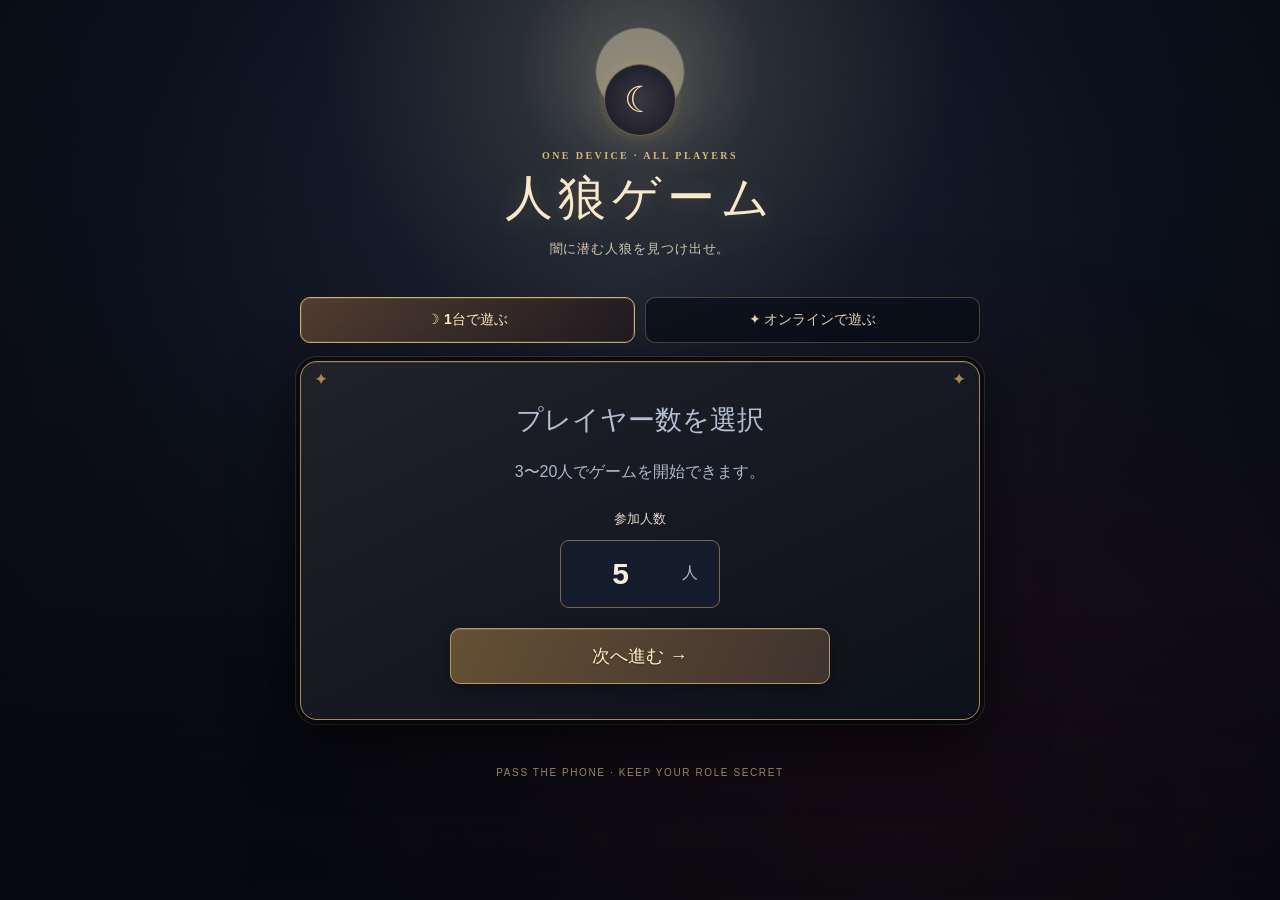
<file: index.html>
<!DOCTYPE html>
<html lang="ja">
<head>
  <meta charset="UTF-8">
  <meta name="viewport" content="width=device-width, initial-scale=1">
  <meta name="theme-color" content="#0c101d">

  <title>人狼ゲーム | WEREWOLF</title>

  <!-- 基本デザイン -->
  <link rel="stylesheet" href="./style.css">

  <!-- 採用済みの黒・金デザイン -->
  <link rel="stylesheet" href="./theme.css?v=20261027-final-3">

  <!-- 占い結果の強調表示 -->
  <link rel="stylesheet" href="./seer-result.css?v=20261027">

  <!-- 役職カード -->
  <script src="./role-card.js?v=20261027" defer></script>

  <!-- オフライン版ゲーム本体 -->
  <script src="./script.js?v=20261027" defer></script>
</head>

<body class="mv-theme" data-scene="lobby">

  <main class="app-shell">

    <header class="app-header">
      <div class="brand-mark" aria-hidden="true">☾</div>
      <p class="eyebrow">
        ONE DEVICE · ALL PLAYERS
      </p>

      <h1>人狼ゲーム</h1>

      <p class="subtitle">
        闇に潜む人狼を見つけ出せ。
      </p>
    </header>

    
<nav class="mv-mode-nav" aria-label="ゲームモード">
  <a href="./index.html" aria-current="page">
    ☽ 1台で遊ぶ
  </a>
  <a href="./online.html">
    ✦ オンラインで遊ぶ
  </a>
</nav>


    <section class="game-card" aria-label="ゲーム操作">

      <div id="game">
        <h2>プレイヤー数を選択</h2>

        <p>3〜20人でゲームを開始できます。</p>

        <label for="count" class="field-label">
          参加人数
        </label>

        <div class="number-field">
          <input
            type="number"
            id="count"
            min="3"
            max="20"
            step="1"
            value="5"
            inputmode="numeric"
          >
          <span>人</span>
        </div>

        <button id="start" type="button">
          次へ進む →
        </button>
      </div>

    </section>

    <footer class="app-footer">
      PASS THE PHONE · KEEP YOUR ROLE SECRET
    </footer>

  </main>

</body>
</html>
</file>
<file: style.css>
/* ==========================================
   人狼ゲーム 共通デザイン
========================================== */
:root {
  color-scheme: dark;
  font-family: "Segoe UI", "Yu Gothic", "Meiryo", sans-serif;
  font-synthesis: none;
  --ink: #f3f5fc;
  --muted: #acb6cc;
  --accent: #e36a71;
  --line: #34405a;
  --surface: #222b40;
  --secondary: #303b57;
}
*, *::before, *::after { box-sizing: border-box; }
[hidden] { display: none !important; }
html { width: 100%; overflow-x: clip; -webkit-text-size-adjust: 100%; }
body {
  margin: 0;
  min-height: 100vh;
  min-height: 100dvh;
  width: 100%;
  color: var(--ink);
  background: radial-gradient(ellipse at 50% -10%, #24324c, transparent 54%), linear-gradient(150deg, #0a101c, #171a2d 70%, #100f1d);
  overflow-x: clip;
}
body::before {
  content: "";
  position: fixed;
  inset: 0;
  z-index: -1;
  opacity: .2;
  background-image: radial-gradient(#e9ebfa .7px, transparent .7px);
  background-size: 38px 38px;
  pointer-events: none;
}
.app-shell {
  width: min(100% - 32px, 520px);
  margin: 0 auto;
  padding: 42px 0 28px;
}
.app-header { text-align: center; padding-bottom: 24px; }
.brand-mark {
  display: inline-grid;
  place-items: center;
  width: 66px;
  height: 66px;
  border-radius: 50%;
  color: #ffe7b4;
  background: #ffffff0a;
  border: 1px solid #ffffff1c;
  box-shadow: 0 0 38px #e8c48f21;
  font-size: 44px;
}
.eyebrow {
  margin: 14px 0 6px;
  font-size: 10px;
  letter-spacing: .25em;
  color: #d0b6a6;
  font-weight: 700;
}
h1 {
  margin: 0;
  font-size: clamp(29px, 7vw, 42px);
  font-weight: 800;
  letter-spacing: .09em;
}
.subtitle { color: var(--muted); font-size: 13px; margin-top: 12px; }
.game-card {
  padding: clamp(20px, 5vw, 34px);
  background: linear-gradient(145deg, #222b40ed, #181f31f4);
  border: 1px solid #46516c;
  border-radius: 24px;
  box-shadow: 0 24px 65px #0006, inset 0 1px #ffffff10;
}
.app-footer {
  padding-top: 24px;
  text-align: center;
  color: #79859f;
  font-size: 10px;
  letter-spacing: .14em;
}
#game { min-height: 220px; text-align: center; }
#game h2 {
  margin: 4px 0 17px;
  font-size: clamp(22px, 5vw, 27px);
  line-height: 1.45;
  color: #b4bfd4;
}
#game h3 { margin-top: 22px; font-size: 17px; }
#game > p {
  color: #aeb8cc;
  font-size: 16px;
  line-height: 1.7;
}
button {
  display: block;
  width: min(100%, 380px);
  min-height: 54px;
  margin: 20px auto 0;
  padding: 15px 20px;
  background: linear-gradient(110deg, #b8384e, #e15a63);
  color: #ffffff;
  border: 1px solid #ef8190;
  border-radius: 13px;
  font: inherit;
  font-size: 18px;
  font-weight: 750;
  cursor: pointer;
  box-shadow: 0 7px 20px #d1405836;
  transition: transform .18s ease, filter .18s ease, box-shadow .18s ease;
  touch-action: manipulation;
}
button:hover:not(:disabled) {
  transform: translateY(-2px);
  filter: brightness(1.12);
  box-shadow: 0 12px 24px #d1405850;
}
button:active:not(:disabled) { transform: translateY(1px) scale(.985); }
button:disabled { opacity: .48; cursor: not-allowed; filter: grayscale(.4); }
button:focus-visible, input:focus-visible, select:focus-visible, textarea:focus-visible {
  outline: 2px solid #e34f62;
  outline-offset: 3px;
}
input, select, textarea {
  max-width: 100%;
  padding: 12px 14px;
  color: var(--ink);
  background: #101728;
  border: 1px solid #485570;
  border-radius: 10px;
  font: inherit;
}
input[type="number"] { width: 100px; }
.field-label {
  display: block;
  margin: 25px 0 12px;
  color: #d6dbe8;
  font-size: 13px;
  font-weight: 650;
}
.error-text { color: #ff9ca4 !important; font-size: 14px; }

/* ==========================================
   最初のゲームモード選択画面
========================================== */
#game-mode-screen {
  position: fixed;
  inset: 0;
  z-index: 9999;
  display: flex;
  align-items: center;
  justify-content: center;
  width: 100%;
  min-height: 100vh;
  min-height: 100dvh;
  padding: 20px;
  background: #151923;
}
.game-mode-panel {
  width: 100%;
  max-width: 420px;
  padding: 36px 25px;
  background: #222b3c;
  border: 1px solid #435069;
  border-radius: 18px;
  text-align: center;
}
.game-mode-panel h1 { margin: 0 0 12px; color: #fff; font-size: 30px; }
.game-mode-panel p { margin: 0 0 30px; color: #a8b2c6; font-size: 14px; }
.game-mode-panel .game-mode-btn {
  display: flex;
  align-items: center;
  justify-content: center;
  width: 100%;
  min-height: 58px;
  margin: 14px 0 0;
  padding: 14px 18px;
  border-radius: 10px;
  color: #ffffff;
  font-size: 17px;
  font-weight: 700;
  text-decoration: none;
  cursor: pointer;
}
.game-mode-panel .online-mode-btn {
  background: #355b8c;
  border: 1px solid #537cad;
  box-shadow: none;
}
.game-mode-panel .online-mode-btn:hover {
  background: #426da3;
  border-color: #7197c5;
}
.game-mode-panel .single-mode-btn {
  background: linear-gradient(110deg, #b8384e, #e15a63);
  border: 1px solid #ef8190;
  box-shadow: 0 7px 20px #d1405836;
}
.game-mode-panel .single-mode-btn:hover {
  filter: brightness(1.12);
  box-shadow: 0 12px 24px #d1405850;
}
#back-to-game-mode, #back-to-game-mode-online {
  position: fixed;
  top: 16px;
  left: 16px;
  z-index: 1000;
  display: inline-flex;
  align-items: center;
  justify-content: center;
  width: auto;
  min-height: 42px;
  margin: 0;
  padding: 10px 14px;
  background: #374151;
  color: #ffffff;
  border: 1px solid #64748b;
  border-radius: 9px;
  font-size: 13px;
  font-weight: 600;
  text-decoration: none;
  box-shadow: none;
}
#back-to-game-mode:hover, #back-to-game-mode-online:hover { background: #4b5563; }
#game a[href*="online.html"] { display: none !important; }

/* ==========================================
   一台用：人数選択
========================================== */
.number-field {
  position: relative;
  display: flex;
  align-items: center;
  justify-content: center;
  width: 160px;
  margin: 0 auto 12px;
}
.number-field input {
  width: 100%;
  padding: 16px 42px 16px 18px;
  text-align: center;
  font-size: 30px;
  font-weight: 700;
}
.number-field span { position: absolute; right: 22px; color: var(--muted); pointer-events: none; }
#game .count-selector {
  display: flex;
  align-items: center;
  justify-content: center;
  gap: 14px;
  margin: 28px 0;
}
#game .count-adjust {
  width: 64px;
  height: 64px;
  flex-shrink: 0;
  margin: 0;
  padding: 0;
  background: #303b57;
  border: 1px solid #65708b;
  border-radius: 14px;
  color: #ffffff;
  font-size: 30px;
  font-weight: 400;
  box-shadow: none;
}
#game .count-adjust:hover:not(:disabled) { background: #84354b; border-color: #e34f62; }
#game .count-display {
  display: flex;
  align-items: center;
  justify-content: center;
  gap: 5px;
  width: 110px;
  height: 64px;
  flex-shrink: 0;
  background: #252b3a;
  border: 1px solid #556078;
  border-radius: 14px;
}
#game .count-display input {
  width: 48px;
  height: 44px;
  margin: 0;
  padding: 0;
  background: transparent;
  color: #ffffff;
  border: 0;
  outline: none;
  text-align: right;
  font-size: 32px;
  font-weight: 800;
  appearance: textfield;
  -moz-appearance: textfield;
}
#game .count-display input::-webkit-inner-spin-button,
#game .count-display input::-webkit-outer-spin-button { -webkit-appearance: none; margin: 0; }
#game .count-display span { color: #aab2c3; font-size: 15px; }

/* ==========================================
   一台用：プレイヤー・役職設定
========================================== */
#name-inputs {
  display: flex;
  flex-direction: column;
  gap: 12px;
  max-width: 320px;
  margin: 24px auto;
}
.name-input { width: 100%; font-size: 16px; }
#role-settings { display: flex; flex-direction: column; gap: 11px; margin: 22px 0; }
#game .role-row {
  display: flex;
  justify-content: space-between;
  align-items: center;
  gap: 14px;
  width: 100%;
  margin-bottom: 12px;
  padding: 16px;
  background: #252d40;
  border: 1px solid #46516a;
  border-radius: 14px;
}
#game .role-info {
  display: flex;
  flex: 1;
  min-width: 0;
  flex-direction: column;
  align-items: flex-start;
  gap: 6px;
}
#game .role-name {
  color: #ffffff;
  font-size: 23px;
  font-weight: 800;
  text-align: left;
}
#game .role-description {
  margin: 0;
  color: #b1bbce;
  font-size: 13px;
  line-height: 1.5;
  text-align: left;
}
#game .role-count {
  flex: 0 0 58px;
  width: 58px !important;
  height: 52px;
  padding: 6px;
  background: #171d2b;
  color: #ffffff;
  border: 1px solid #66718a;
  border-radius: 10px;
  text-align: center;
  font-size: 23px;
  font-weight: 700;
}
.advanced-settings {
  margin: 24px 0;
  padding: 16px;
  background: #1d263a;
  border: 1px solid #46516c;
  border-radius: 14px;
  text-align: left;
}
.advanced-settings summary {
  padding: 4px;
  color: #ffe7b4;
  font-size: 19px;
  font-weight: 700;
  cursor: pointer;
}
.advanced-settings summary::marker { color: #e36a71; }
.setting-item {
  display: flex;
  align-items: center;
  justify-content: space-between;
  gap: 15px;
  padding: 18px 0;
  border-bottom: 1px solid #46516c;
}
.setting-item:last-child { border-bottom: none; }
.setting-description { flex: 1; min-width: 0; }
.setting-description strong { color: #ffffff; font-size: 16px; }
.setting-description p { margin: 6px 0 0; color: #acb6cc; font-size: 13px; }
.setting-switch {
  position: relative;
  display: block;
  width: 52px;
  height: 30px;
  flex-shrink: 0;
  cursor: pointer;
}
.setting-switch input {
  position: absolute;
  width: 100%;
  height: 100%;
  margin: 0;
  opacity: 0;
  cursor: pointer;
}
.switch-slider {
  position: absolute;
  inset: 0;
  background: #47536a;
  border-radius: 30px;
  transition: background .25s;
  pointer-events: none;
}
.switch-slider::before {
  content: "";
  position: absolute;
  top: 4px;
  left: 4px;
  width: 22px;
  height: 22px;
  background: #ffffff;
  border-radius: 50%;
  transition: transform .25s;
}
.setting-switch input:checked + .switch-slider { background: #e36a71; }
.setting-switch input:checked + .switch-slider::before { transform: translateX(22px); }
.setting-switch input:focus-visible + .switch-slider { outline: 3px solid #f8c794; outline-offset: 3px; }

/* ==========================================
   一台用：ゲーム画面
========================================== */
.role { font-size: 30px; font-weight: 800; }
.choice-list { display: grid; gap: 10px; margin: 22px 0 6px; }
.choice-button {
  width: 100%;
  min-height: 52px;
  margin: 0;
  background: #303b57;
  border: 1px solid #566785;
  box-shadow: none;
  font-size: 18px;
}
.choice-button:hover { background: #405073; }
.survivor-list { margin: 18px 0; text-align: left; }
.survivor, .eliminated { margin: 8px 0; padding: 12px; border-radius: 9px; }
.survivor { color: #a9edc6; background: #183d34a8; }
.eliminated { color: #f5aab4; background: #542b37a8; }
.wolf-opinion {
  margin: 14px 0;
  padding: 17px;
  background: #402936;
  border: 1px solid #8e4b5e;
  border-radius: 12px;
  text-align: left;
}
.wolf-opinion strong { color: #ffb0b6; font-size: 20px; }
.wolf-opinion p { color: #f2dbe3 !important; margin: 7px 0; }
.wolf-select, .wolf-comment { width: 100%; margin: 12px 0; }
.wolf-explanation {
  padding: 14px;
  background: #422c37;
  border-left: 4px solid var(--accent);
  border-radius: 8px;
  text-align: left;
  line-height: 1.8;
  color: #f2dbe3;
}
#game .private-role-badge {
  display: flex;
  flex-direction: column;
  align-items: center;
  gap: 10px;
  padding: 22px 16px;
  margin-bottom: 26px;
  background: rgba(100, 30, 45, .12);
  border: 2px solid #e34f62;
  border-radius: 16px;
  box-shadow: 0 0 18px rgba(227, 79, 98, .15);
}
#game .private-role-badge span { color: #aab0bf; font-size: 13px; }
#game .private-role-badge strong {
  color: #ffffff;
  font-size: clamp(30px, 7vw, 38px);
  font-weight: 900;
  -webkit-text-stroke: 1px #e34f62;
  paint-order: stroke fill;
  text-shadow: 0 0 16px rgba(227, 79, 98, .25);
}
#game .pass-player-name {
  margin: 20px 0 8px;
  color: #ffffff;
  font-size: clamp(32px, 8vw, 44px);
  font-weight: 900;
  overflow-wrap: anywhere;
}
#game .pass-instruction {
  margin-bottom: 32px;
  color: #8892a6;
  font-size: 15px;
  font-weight: 400;
}
#game .secondary-button,
#game .back-button,
#game .skip-button {
  background: #303b57;
  color: #ffffff;
  border: 1px solid #65708b;
  box-shadow: none;
  margin-top: 12px;
}
#game .secondary-button:hover,
#game .back-button:hover,
#game .skip-button:hover { background: #3c4969; }
#game .cancel-button {
  background: transparent;
  border: 1px solid #64748b;
  box-shadow: none;
  color: #acb6cc;
}
#game .special-role-description {
  margin: 16px 0 24px;
  padding: 16px;
  background: #242b3a;
  border: 1px solid #65708b;
  border-radius: 12px;
  text-align: left;
  line-height: 1.8;
}
#game .wolf-button-list {
  display: grid;
  grid-template-columns: repeat(2, minmax(0, 1fr));
  gap: 10px;
  margin: 14px 0 26px;
}
#game .wolf-choice-button {
  width: 100%;
  min-width: 0;
  margin: 0;
  padding: 14px 10px;
  background: #303b57;
  color: #ffffff;
  border: 2px solid #48516a;
  border-radius: 12px;
  font-size: 15px;
  font-weight: 600;
  box-shadow: none;
  overflow-wrap: anywhere;
}
#game .wolf-choice-button.selected {
  background: #84354b;
  border-color: #ff829a;
  box-shadow: 0 0 12px #ff648233;
}
#game .seer-confirm {
  margin-top: 18px;
  padding: 20px 16px;
  background: rgba(110, 40, 58, .16);
  border: 1px solid #9c5264;
  border-radius: 14px;
  animation: confirmAppear .2s ease-out;
}
#game .seer-confirm h3 { color: #ffffff; font-size: 18px; }
#game .seer-confirm p { color: #aeb8c8; font-size: 14px; }
#game .seer-confirm-actions { display: flex; gap: 10px; }
#game .seer-confirm-actions button { flex: 1; margin: 0; font-size: 14px; }
#game .seer-confirm-cancel {
  background: #343b4e;
  border: 1px solid #626b80;
}
@keyframes confirmAppear {
  from { opacity: 0; transform: translateY(8px); }
  to { opacity: 1; transform: translateY(0); }
}

/* ==========================================
   議論タイマー
========================================== */
#game .discussion-timer {
  margin: 24px 0;
  padding: 24px 16px;
  background: #242b3a;
  border: 1px solid #556078;
  border-radius: 18px;
  text-align: center;
}
#game .discussion-timer > p { color: #b0b9cb; font-size: 14px; }
#game .discussion-timer-display {
  color: #ffffff;
  font-size: clamp(44px, 12vw, 64px);
  font-weight: 900;
  line-height: 1.2;
  letter-spacing: 2px;
  font-variant-numeric: tabular-nums;
  margin-bottom: 20px;
}
#game .discussion-timer-display.time-up { color: #ff829a; }
#game .discussion-timer-controls {
  display: grid;
  grid-template-columns: repeat(2, minmax(0, 1fr));
  gap: 10px;
}
#game .discussion-add-time,
#game .discussion-pause {
  width: 100%;
  min-height: 48px;
  margin: 0;
  padding: 12px 8px;
  font-size: 15px;
  font-weight: 700;
}
#game .discussion-add-time {
  background: #303b57;
  border: 1px solid #65708b;
  box-shadow: none;
}
#game .discussion-pause {
  background: #84354b;
  border: 1px solid #e34f62;
}

/* ==========================================
   役職能力と結果
========================================== */
#game .seer-result-text,
#game .wolf-teammates,
#game .thief-role-result,
#game .robbery-notice {
  display: flex;
  flex-direction: column;
  align-items: center;
  gap: 14px;
  margin: 26px 0;
  text-align: center;
}
#game .seer-result-text span,
#game .wolf-teammates span,
#game .thief-role-result span { color: #b0b9cb; font-size: 16px; }
#game .seer-result-text strong,
#game .wolf-teammates strong,
#game .thief-role-result strong,
#game .robbery-new-role {
  color: #ff617b;
  font-size: clamp(28px, 7vw, 42px);
  font-weight: 900;
  overflow-wrap: anywhere;
  text-shadow: 0 0 18px #ff506e33;
}
#game .wolf-identity-card,
#game .madman-wolf-card {
  margin: 18px 0;
  padding: 20px;
  background: #422c37;
  border: 1px solid #a65e6a;
  border-radius: 12px;
  text-align: center;
}
#game .wolf-identity-card strong,
#game .madman-wolf-names {
  display: block;
  color: #ffe7b4;
  font-size: 24px;
  font-weight: 800;
}
#game .event-card {
  margin: 18px 0;
  padding: 18px;
  background: #372b2b;
  border: 1px solid #d08c59;
  border-radius: 14px;
  text-align: center;
}
#game .event-card strong { color: #ffd39b; font-size: 20px; }
#game .event-card p { color: #ffffff; font-size: 15px; }

/* ==========================================
   勝利画面・振り返り
========================================== */
#game .victory-screen {
  margin-bottom: 22px;
  padding: 32px 18px;
  border-radius: 20px;
  text-align: center;
  animation: victoryAppear .7s ease-out both;
}
#game .victory-wolf { background: linear-gradient(145deg, #451a30, #221924); border: 2px solid #e34f62; }
#game .victory-village { background: linear-gradient(145deg, #193d46, #182a34); border: 2px solid #66c8d5; }
#game .victory-teruteru { background: linear-gradient(145deg, #504024, #262338); border: 2px solid #ffd27e; }
#game .victory-symbol { color: #ffffff; font-size: 76px; }
#game .victory-result {
  color: #ffffff;
  font-size: clamp(25px, 7vw, 38px);
  font-weight: 900;
}
#game .victory-wolf .victory-result { color: #ff829a; }
#game .victory-village .victory-result { color: #8be4ed; }
#game .victory-teruteru .victory-result { color: #ffe09a; }
@keyframes victoryAppear {
  from { opacity: 0; transform: scale(.92) translateY(15px); }
  to { opacity: 1; transform: scale(1) translateY(0); }
}
#game .review-panel {
  margin: 20px 0;
  padding: 18px 14px;
  background: #1d2637;
  border: 1px solid #46516a;
  border-radius: 16px;
}
#game .review-panel h3 { color: #ffffff; font-size: 21px; }
#game .review-player {
  margin: 10px 0;
  padding: 14px;
  background: #252d40;
  border: 1px solid #46516a;
  border-radius: 12px;
}
#game .review-player strong { color: #ffffff; font-size: 19px; }
#game .review-player p, #game .review-history-item {
  color: #c6cfdd;
  font-size: 14px;
  line-height: 1.6;
}
#game .review-history-item {
  margin: 8px 0;
  padding: 12px;
  background: #252d40;
  border-left: 3px solid #a45a6d;
  border-radius: 6px;
}
#game .review-role-row,
#game .review-vote-line {
  display: flex;
  justify-content: space-between;
  align-items: center;
  gap: 12px;
  margin-top: 12px;
  padding: 12px;
  background: #1a2232;
  border-radius: 10px;
}
#game .review-role-row span { color: #b1bbce; font-size: 14px; }
#game .review-role-name,
#game .review-vote-target {
  color: #ff617b !important;
  font-size: clamp(20px, 5vw, 30px);
  font-weight: 900;
}
#game .review-vote-heading { color: #ffffff; font-size: 18px; }
#game .review-vote-arrow { color: #aab2c3; }
#game .review-missing { color: #ffd39b; font-size: 17px; font-weight: 800; }
#game .review-button {
  background: #84354b;
  border: 1px solid #e34f62;
}

/* ==========================================
   オンラインゲーム共通
========================================== */
#online-game {
  width: 100%;
  min-height: 220px;
  text-align: center;
}
#online-game input { max-width: 100%; }
#online-game .field-label { text-align: left; }
#online-game button { max-width: 380px; }
#online-game #room-code { text-align: center; letter-spacing: .15em; font-size: 22px; }
#display-room-code {
  display: inline-block;
  margin: 12px 0;
  padding: 10px 20px;
  background: #101728;
  color: #ffe7b4;
  border: 1px solid #556078;
  border-radius: 12px;
  font-size: 30px;
  font-weight: 800;
  letter-spacing: .12em;
}
#online-members {
  display: flex;
  flex-direction: column;
  gap: 10px;
  margin: 20px 0;
}
.online-member {
  display: flex;
  align-items: center;
  justify-content: space-between;
  gap: 12px;
  padding: 14px 16px;
  background: #252d40;
  border: 1px solid #46516a;
  border-radius: 12px;
  text-align: left;
}
.online-member strong { color: #ffffff; font-size: 16px; overflow-wrap: anywhere; }
.online-member span { color: #acb6cc; font-size: 12px; }
#online-status {
  margin-top: 18px;
  color: #bfc9dc;
  line-height: 1.7;
  overflow-wrap: anywhere;
}
#lobby-notice { color: #acb6cc; font-size: 14px; line-height: 1.7; }
.online-back-button,
#online-game .online-back-menu {
  background: #303b57;
  color: #ffffff;
  border: 1px solid #65708b;
  box-shadow: none;
  font-size: 14px;
}
.online-back-button:hover,
#online-game .online-back-menu:hover { background: #3e4a68; }
.online-secondary-button,
#online-game .online-secondary-button {
  background: #303b57;
  border: 1px solid #65708b;
  color: #ffffff;
  box-shadow: none;
}
.online-secondary-button:hover { background: #3e4a68; }
#online-role-settings,
#online-guest-settings {
  margin-top: 24px;
  text-align: left;
}
#online-role-list,
#online-guest-role-list,
#online-guest-extras {
  display: flex;
  flex-direction: column;
  gap: 10px;
  margin: 16px 0;
}
.online-role-row,
.online-readonly-row {
  display: flex;
  justify-content: space-between;
  align-items: center;
  gap: 12px;
  padding: 13px 15px;
  background: #252d40;
  border: 1px solid #46516a;
  border-radius: 12px;
}
.online-role-row label,
.online-readonly-row strong { color: #ffffff; font-size: 15px; }
.online-readonly-row span { color: #d5ddec; font-size: 14px; }
#online-game .online-role-count {
  width: 75px;
  min-height: 44px;
  text-align: center;
  font-size: 18px;
  font-weight: 700;
}
#online-villager-count,
#online-guest-villagers { color: #ffe7b4; font-size: 17px; font-weight: 700; }
#online-role-error { color: #ff9ca4; font-size: 14px; line-height: 1.6; }
.online-settings-help { color: #acb6cc; font-size: 13px; line-height: 1.7; }
.online-extra-settings { margin: 16px 0; }
.online-extra-row {
  display: flex;
  align-items: center;
  justify-content: space-between;
  gap: 12px;
  padding: 13px 0;
  border-bottom: 1px solid #46516a;
}
.online-extra-row strong { color: #ffffff; font-size: 15px; }
.online-extra-row small { color: #acb6cc; }
.online-readonly-row .online-setting-on { color: #a9edc6; }
.online-readonly-row .online-setting-off { color: #f5aab4; }
.online-check-label {
  display: flex;
  align-items: center;
  gap: 10px;
  color: #c6cfdd;
}
#online-game .online-check-label input { width: auto; }
#online-game .online-advanced-settings {
  margin: 22px 0;
  padding: 16px;
  background: #1d263a;
  border: 1px solid #46516c;
  border-radius: 14px;
  text-align: left;
}
#online-game .online-advanced-settings summary {
  color: #ffe7b4;
  font-size: 18px;
  font-weight: 700;
  cursor: pointer;
}
#online-game .online-advanced-settings .setting-item { border-color: #46516c; }

/* ==========================================
   オンライン：ルーム選択
========================================== */
#online-game #entry-screen { text-align: center; }
#online-game .online-menu-description {
  margin-bottom: 28px;
  color: #acb6cc;
  font-size: 14px;
  line-height: 1.7;
}
#online-game #online-create-screen,
#online-game #online-join-screen { text-align: center; }
#online-game #online-create-screen input,
#online-game #online-join-screen input {
  display: block;
  width: min(100%, 380px);
  margin: 0 auto;
  font-size: 16px;
}
#online-game #online-create-screen .field-label,
#online-game #online-join-screen .field-label {
  width: min(100%, 380px);
  margin-left: auto;
  margin-right: auto;
  text-align: left;
}

/* ==========================================
   オンライン：役職確認
========================================== */
#online-role-reveal {
  padding: 18px 0;
  text-align: center;
}
#online-role-reveal h3 { color: #ffffff; font-size: 22px; }
.online-role-card {
  margin: 22px 0;
  padding: 24px 16px;
  background: rgba(100, 30, 45, .16);
  border: 2px solid #e34f62;
  border-radius: 16px;
  text-align: center;
}
#online-my-role {
  display: block;
  margin: 14px 0;
  color: #ffffff;
  font-size: clamp(30px, 8vw, 42px);
  font-weight: 900;
  text-shadow: 0 0 16px #e34f6240;
}
#online-my-role-description {
  color: #bfc9dc;
  font-size: 15px;
  line-height: 1.8;
}
#online-ready-count { color: #ffe7b4; font-size: 16px; font-weight: 700; }
.online-wait-message { color: #acb6cc; font-size: 14px; line-height: 1.7; }

/* ==========================================
   オンライン：初夜
========================================== */
#online-night-screen { text-align: center; }
#online-night-role {
  margin: 20px 0;
  padding: 15px;
  background: #24314a;
  border: 1px solid #65708b;
  border-radius: 12px;
  color: #ffd166;
  font-size: 20px;
  font-weight: 700;
}
#online-night-message { color: #ffffff; line-height: 1.8; }
#online-night-action-area { margin: 24px 0; }
#online-night-target {
  display: block;
  width: 100%;
  margin: 12px 0 18px;
  padding: 14px;
  background: #182133;
  color: #ffffff;
  border: 1px solid #65708b;
  border-radius: 10px;
  font-size: 16px;
}
#online-night-result { color: #90e3b3; font-weight: 600; line-height: 1.7; }
#online-go-night { margin-top: 18px; }

/* ==========================================
   スマートフォン対応
========================================== */
@media (max-width: 768px) {
  body {
    padding-left: 14px;
    padding-right: 14px;
    padding-bottom: env(safe-area-inset-bottom, 0px);
  }
  .app-shell { width: 100%; padding-top: 24px; }
  .game-card { padding: 20px 16px; border-radius: 18px; }
  #game h2 { font-size: clamp(22px, 5.5vw, 30px); }
  #game h3 { font-size: 18px; }
  #game p { font-size: 14px; line-height: 1.75; }
  #game > button { width: 100%; min-height: 48px; padding: 13px 14px; font-size: 15px; }
  #game .role-row { padding: 13px 11px; gap: 8px; }
  #game .role-name { font-size: 20px; }
  #game .role-description { font-size: 12px; }
  #game .role-count { flex-basis: 52px; width: 52px !important; height: 48px; font-size: 21px; }
  #game .choice-list,
  #game .wolf-button-list { grid-template-columns: repeat(2, minmax(0, 1fr)); }
  #game .choice-button,
  #game .wolf-choice-button { min-width: 0; font-size: 14px; padding: 12px 8px; }
  #game .count-selector { gap: 10px; }
  #game .count-adjust { width: 58px; height: 60px; font-size: 27px; }
  #game .count-display { width: 108px; height: 60px; }
  #game .count-display input { font-size: 29px; }
  #online-game button { width: 100%; }
  #online-game .online-role-count { width: 70px; }
  #game-mode-screen { padding: 16px; }
}
@media (max-width: 480px) {
  .game-mode-panel { padding: 28px 20px; }
  .game-mode-panel h1 { font-size: 26px; }
  #back-to-game-mode,
  #back-to-game-mode-online {
    top: 10px;
    left: 10px;
    padding: 9px 11px;
    font-size: 12px;
  }
  .online-member { padding: 12px; }
  .online-role-row { padding: 12px 10px; }
}
@media (max-width: 380px) {
  body { padding-left: 10px; padding-right: 10px; }
  .game-card { padding: 18px 12px; }
  #game .count-selector { gap: 7px; }
  #game .count-adjust { width: 50px; height: 56px; }
  #game .count-display { width: 94px; height: 56px; }
  #game .count-display input { width: 42px; font-size: 27px; }
  #game .choice-list,
  #game .wolf-button-list { grid-template-columns: 1fr; }
}
@media (prefers-reduced-motion: reduce) {
  *, *::before, *::after {
    animation: none !important;
    transition: none !important;
  }
}

/* 戻るボタンの共通デザイン */
#back-to-game-mode,
#back-to-game-mode-online {
  position: fixed;
  top: 16px;
  left: 16px;
  z-index: 1000;
  width: auto;
  min-height: 42px;
  margin: 0;
  padding: 10px 14px;
  background: #374151;
  color: #ffffff;
  border: 1px solid #64748b;
  border-radius: 9px;
  font-size: 13px;
  font-weight: 600;
  text-decoration: none;
  box-shadow: none;
}

/* JavaScriptでhiddenを付けたら必ず非表示 */
[hidden] {
  display: none !important;
}

@media (max-width: 480px) {
  #back-to-game-mode,
  #back-to-game-mode-online {
    top: 10px;
    left: 10px;
    padding: 9px 11px;
    font-size: 12px;
  }
}


/* 役職確認画面の参加者一覧 */
#online-role-member-list {
  display: flex;
  flex-direction: column;
  gap: 10px;
  margin: 16px 0 24px;
}
#online-role-member-list .online-member {
  display: flex;
  align-items: center;
  justify-content: space-between;
  gap: 12px;
  padding: 12px 14px;
  background: #252d40;
  border: 1px solid #46516a;
  border-radius: 12px;
  text-align: left;
}
#online-role-member-list .online-member strong {
  color: #ffffff;
  font-size: 15px;
  overflow-wrap: anywhere;
}
#online-role-member-list .online-member span {
  color: #acb6cc;
  font-size: 12px;
}

#online-night-done-count {
  margin: 18px 0;
  color: #ffe7b4;
  font-size: 17px;
  font-weight: 700;
}
#online-go-day {
  margin: 18px auto;
}
#online-day-screen {
  padding: 18px 0;
  text-align: center;
}
#online-day-screen h2 {
  color: #ffe7b4;
  font-size: 28px;
}
#online-day-members {
  display: flex;
  flex-direction: column;
  gap: 10px;
  margin: 20px 0;
}
#online-day-notice {
  margin-top: 24px;
  color: #acb6cc;
  line-height: 1.8;
}

#online-discussion-screen {
  padding: 18px 0;
  text-align: center;
}
#online-discussion-screen h2 {
  color: #ffe7b4;
  font-size: 28px;
}
#online-discussion-timer {
  margin: 28px 0 16px;
  padding: 22px 10px;
  background: #242b3a;
  border: 1px solid #65708b;
  border-radius: 16px;
  color: #ffffff;
  font-size: clamp(48px, 12vw, 68px);
  font-weight: 900;
  font-variant-numeric: tabular-nums;
}
#online-discussion-message {
  color: #ffe7b4;
  font-weight: 700;
}
#online-discussion-members {
  display: flex;
  flex-direction: column;
  gap: 10px;
  margin: 20px 0;
}

#online-discussion-controls {
  display: flex;
  gap: 10px;
  margin: 18px 0;
}
#online-discussion-controls button {
  flex: 1;
  width: 50%;
  min-width: 0;
  min-height: 50px;
  margin: 0;
  padding: 12px 8px;
  font-size: 15px;
}
#online-add-minute {
  background: #303b57;
  border-color: #65708b;
}
#online-pause-discussion {
  background: #84354b;
  border-color: #e34f62;
}
@media (max-width: 380px) {
  #online-discussion-controls button {
    font-size: 13px;
    padding: 10px 5px;
  }
}

/* 昼の投票画面 */
#online-vote-screen,
#online-vote-result-screen {
  padding: 18px 0;
  text-align: center;
}
#online-vote-screen h2,
#online-vote-result-screen h2 {
  color: #ffe7b4;
  font-size: 28px;
}
#online-vote-target {
  display: block;
  width: 100%;
  margin: 14px 0 20px;
  padding: 14px;
  background: #182133;
  color: #ffffff;
  border: 1px solid #65708b;
  border-radius: 10px;
  font-size: 17px;
}
#online-vote-message {
  color: #bfc9dc;
  margin: 18px 0;
  line-height: 1.7;
}
#online-vote-count {
  color: #ffe7b4;
  font-size: 18px;
  margin: 24px 0;
}
#online-vote-results {
  display: flex;
  flex-direction: column;
  gap: 10px;
  margin: 20px 0;
}
#online-execution-result {
  margin: 26px 0;
  padding: 20px 12px;
  background: #402936;
  border: 2px solid #e34f62;
  border-radius: 14px;
  color: #ffffff;
  font-size: 21px;
}


/* 生存者・脱落者一覧 */
#online-survival-section {
  margin-top: 28px;
  text-align: left;
}
#online-survival-section h3 {
  margin: 22px 0 12px;
  color: #ffffff;
  font-size: 18px;
}
#online-alive-members,
#online-eliminated-members {
  display: flex;
  flex-direction: column;
  gap: 10px;
}
.online-eliminated-member {
  opacity: 0.65;
  background: #292633;
  border-color: #6b4b57;
}
.online-eliminated-member strong {
  text-decoration: line-through;
}
#online-my-survival-status {
  margin-top: 24px;
  padding: 14px;
  background: #242b3a;
  border-radius: 10px;
  color: #ffe7b4;
  text-align: center;
  line-height: 1.7;
}

/* =========================
   投票スキップ確認モーダル
========================= */

.confirm-modal[hidden] {
  display: none !important;
}

.confirm-modal {
  position: fixed;
  inset: 0;
  z-index: 99999;
  display: flex;
  align-items: center;
  justify-content: center;
  padding: 20px;
  background: rgba(8, 10, 18, 0.72);
  backdrop-filter: blur(4px);
}

.confirm-modal-card {
  width: min(100%, 420px);
  padding: 28px 22px 22px;
  background: linear-gradient(145deg, #222b40f2, #171d2df6);
  border: 1px solid #4b5670;
  border-radius: 18px;
  box-shadow: 0 20px 50px rgba(0, 0, 0, 0.45);
  text-align: center;
}

.confirm-modal-card h3 {
  margin: 0 0 14px;
  font-size: 24px;
  font-weight: 800;
  color: #ffffff;
}

.confirm-modal-card p {
  margin: 0;
  line-height: 1.8;
  font-size: 15px;
  color: #c8d0df;
}

.confirm-modal-buttons {
  display: flex;
  gap: 12px;
  margin-top: 24px;
}

.confirm-modal-buttons button {
  flex: 1;
  width: auto;
  margin: 0;
}

.modal-cancel-button {
  background: #2f384d;
  border: 1px solid #59657f;
  color: #eef2ff;
  box-shadow: none;
}

.modal-cancel-button:hover:not(:disabled) {
  background: #3b4660;
  filter: none;
  transform: translateY(-1px);
}

.modal-confirm-button {
  background: linear-gradient(110deg, #8d5cf6, #6b78ff);
  border: 1px solid #97a5ff;
  color: white;
  box-shadow: 0 8px 20px rgba(97, 110, 255, 0.28);
}

.modal-confirm-button:hover:not(:disabled) {
  filter: brightness(1.08);
  transform: translateY(-1px);
}

.vote-skip-button {
  background: linear-gradient(110deg, #5f6780, #737d99);
  border: 1px solid #94a0be;
  color: #ffffff;
  box-shadow: 0 8px 18px rgba(64, 72, 95, 0.28);
}

.vote-skip-button:hover:not(:disabled) {
  filter: brightness(1.08);
}

@media (max-width: 480px) {
  .confirm-modal-card {
    padding: 24px 18px 18px;
    border-radius: 16px;
  }

  .confirm-modal-card h3 {
    font-size: 21px;
  }

  .confirm-modal-buttons {
    flex-direction: column;
  }
}
</file>
<file: theme.css>
/* MOONLIT VILLAGE — stage 1 shared visual foundation */
:root{--mv-gold:#d8b875;--mv-gold-light:#f6dfac;--mv-ink:#0b0d13;--mv-burgundy:#77303e;--mv-line:rgba(216,184,117,.42);--mv-muted:#d7c9b5;color-scheme:dark}
html{background:#080c14}
body.mv-theme{background:radial-gradient(circle at 50% 4%,rgba(239,219,161,.13) 0 5%,transparent 30%),linear-gradient(180deg,rgba(5,8,16,.1),#090b13 90%),radial-gradient(ellipse at 49% 35%,#273245,#0d1220 58%,#06090f)!important;color:#f4eadb!important;min-height:100dvh;position:relative;isolation:isolate;transition:background-color .7s ease}
body.mv-theme::before{position:fixed;z-index:-1;inset:0;pointer-events:none;opacity:.67;background:radial-gradient(circle at 50% 8%,rgba(255,241,202,.65) 0 43px,rgba(239,229,196,.15) 45px,transparent 125px),radial-gradient(ellipse at 70% 94%,rgba(69,19,32,.48),transparent 52%);content:'';background-size:auto!important;animation:mv-mist 15s ease-in-out infinite alternate}
body.mv-theme::after{position:fixed;z-index:-1;inset:auto 0 0;height:32vh;content:'';pointer-events:none;background:linear-gradient(0deg,#05080c,transparent),repeating-linear-gradient(110deg,transparent 0 56px,rgba(8,13,19,.32) 57px 59px,transparent 60px 122px);opacity:.5}
body.mv-theme[data-scene="day"]{background:radial-gradient(circle at 78% 5%,rgba(244,187,115,.21),transparent 32%),linear-gradient(160deg,#403b43,#192333 52%,#13141d)!important}
body.mv-theme[data-scene="night"]{background:radial-gradient(circle at 50% 4%,rgba(216,217,252,.18),transparent 28%),linear-gradient(150deg,#111b34,#090d1d 62%,#090a10)!important}
body.mv-theme[data-scene="victory"]{background:radial-gradient(circle at 50% 3%,rgba(228,183,85,.17),transparent 40%),linear-gradient(155deg,#302538,#130f1b 68%,#09080f)!important}
body.mv-theme .app-shell{width:min(100% - 28px,680px);padding-top:clamp(32px,5vw,66px);position:relative;z-index:0}
body.mv-theme .app-header{padding-bottom:23px;text-align:center}
body.mv-theme .brand-mark,body.mv-theme .mv-emblem{display:grid;place-items:center;width:72px;height:72px;margin:0 auto 12px;border:1px solid var(--mv-line);border-radius:50%;background:radial-gradient(circle,#3b3741,#151725);box-shadow:0 0 0 5px rgba(209,168,91,.06),0 0 42px rgba(235,195,124,.16);color:var(--mv-gold-light);font-size:36px}
body.mv-theme .eyebrow,body.mv-theme .mv-kicker{font-family:Georgia,serif;letter-spacing:.24em;color:var(--mv-gold);font-size:10px;font-weight:700;text-transform:uppercase}
body.mv-theme .app-header h1{color:#f7e9ca;font-family:Georgia,'Yu Mincho','Hiragino Mincho ProN',serif;letter-spacing:.12em;font-size:clamp(31px,7vw,48px);text-shadow:0 2px 22px rgba(211,175,101,.27);line-height:1.28}
body.mv-theme .app-header .subtitle{color:#d5c7b2;font-size:13px;letter-spacing:.07em}
body.mv-theme .mv-mode-nav{display:grid;grid-template-columns:1fr 1fr;gap:10px;margin:3px 0 18px}
body.mv-theme .mv-mode-nav a{display:flex;align-items:center;justify-content:center;gap:8px;padding:13px 10px;border:1px solid rgba(218,181,110,.32);border-radius:10px;background:rgba(10,15,24,.78);color:#e5d5b5;text-decoration:none;font-size:14px;font-weight:700;transition:.2s}
body.mv-theme .mv-mode-nav a[aria-current="page"]{background:linear-gradient(120deg,#513d30,#201c22);border-color:#d2b273;color:#ffebbd;box-shadow:inset 0 0 0 1px #9b78434a}
body.mv-theme .mv-mode-nav a:hover{border-color:#f6d899;transform:translateY(-2px)}
body.mv-theme .game-card{position:relative;overflow:visible;background:linear-gradient(155deg,rgba(33,34,42,.98),rgba(13,17,27,.98))!important;border:1px solid #a78a57!important;border-radius:17px!important;box-shadow:0 20px 64px #000a,0 0 0 4px #0b0e17,0 0 0 5px rgba(173,137,74,.27),inset 0 1px rgba(255,236,188,.1)!important;padding:clamp(22px,6vw,35px)!important}
body.mv-theme .game-card::before,body.mv-theme .game-card::after{content:'✦';position:absolute;top:7px;left:13px;color:#ab864d;font-size:17px;pointer-events:none}
body.mv-theme .game-card::after{left:auto;right:13px}
body.mv-theme .game-card h2,body.mv-theme .game-card h3{font-family:'Yu Mincho','Hiragino Mincho ProN',Georgia,serif;color:#f4ddb0;line-height:1.45}
body.mv-theme .game-card p,body.mv-theme .game-card .field-label{color:#e1d8cb}
body.mv-theme .game-card button:not(.modal-confirm-button):not(.modal-cancel-button){background:linear-gradient(115deg,#655034,#3f332e)!important;border:1px solid #b39866!important;color:#ffefc9!important;border-radius:10px;box-shadow:inset 0 1px #ffeca726,0 6px 17px #0005!important;text-shadow:0 1px 2px #0005;min-height:46px;transition:filter .2s,transform .2s,box-shadow .2s}
body.mv-theme .game-card button:hover:not(:disabled){filter:brightness(1.16);transform:translateY(-1px)}
body.mv-theme .game-card button:disabled{opacity:.48;cursor:not-allowed;transform:none!important}
body.mv-theme .game-card input,body.mv-theme .game-card select,body.mv-theme .game-card textarea{background:#151c2b;color:#f7eddf;border:1px solid #76694f;border-radius:9px;accent-color:#d0a766;max-width:100%}
body.mv-theme .game-card input:focus-visible,body.mv-theme .game-card select:focus-visible,body.mv-theme .game-card textarea:focus-visible{outline:2px solid #efc987;outline-offset:2px}
body.mv-theme #online-members .online-member,body.mv-theme #online-game .online-member{border-color:rgba(210,176,111,.33);background:#1b2231}
body.mv-theme .online-chat-panel{border-color:#82714e;background:#181d28}body.mv-theme .online-chat-messages{background:#111722}
body.mv-theme .app-footer,body.mv-theme .mv-footer{color:#a99578;text-align:center;font-size:10px;letter-spacing:.16em;margin:23px 0}
body.mv-theme #back-to-game-mode-online{z-index:4}
@keyframes mv-mist{from{opacity:.45;transform:translateY(0)}to{opacity:.8;transform:translateY(-12px)}}
@media(max-width:480px){body.mv-theme .app-shell{width:calc(100% - 28px);padding-top:30px}body.mv-theme .game-card{padding:24px 18px!important}body.mv-theme .mv-mode-nav a{font-size:12px;padding:12px 4px}body.mv-theme .app-header h1{font-size:32px}}
@media(prefers-reduced-motion:reduce){body.mv-theme::before{animation:none}body.mv-theme *,body.mv-theme *::before,body.mv-theme *::after{transition:none!important;animation-duration:.01ms!important}}

/* ロビー参加後はモード切替を隠し、誤操作を防ぐ */
body.mv-theme #online-mode-nav[hidden]{display:none!important}
body.mv-theme .game-card #online-leave-room{
  display:block;box-sizing:border-box;width:min(100%,380px);max-width:100%;margin:14px auto 20px;position:relative;left:auto;right:auto;transform:none;text-align:center;
  background:linear-gradient(120deg,#481e2d,#271824)!important;
  border:1px solid #a86671!important;color:#ffe0df!important;
  box-shadow:inset 0 1px #ffffff12,0 5px 15px #0005!important
}
body.mv-theme .game-card #online-leave-room:hover:not(:disabled){filter:brightness(1.22)}

/* ロビー退出ボタンを招待ボタンと同じ中央列に配置 */
body.mv-theme #lobby-screen #online-leave-room{display:block!important;box-sizing:border-box!important;width:min(100%,380px)!important;max-width:100%!important;margin:14px auto 20px!important;float:none!important;position:static!important;transform:none!important;text-align:center!important;}


/* ===== Stage 2: shared illustrated tarot cards (CSS only) ===== */
body.mv-theme .mv-tarot{--rc:#d5b374;--shine:#f8e4b7;width:min(100%,280px);aspect-ratio:5 / 7.2;margin:12px auto 24px;perspective:1100px;color:#fbe9c4;font-family:Georgia,'Yu Mincho','Hiragino Mincho ProN',serif;user-select:none}
body.mv-theme .mv-tarot[data-faction="wolf"]{--rc:#c15d6e;--shine:#ffd0d7}
body.mv-theme .mv-tarot[data-faction="neutral"]{--rc:#ae92d6;--shine:#eee0ff}
body.mv-theme .mv-tarot-inner{position:relative;width:100%;height:100%;transform-style:preserve-3d;transition:transform .9s cubic-bezier(.2,.7,.17,1)}
body.mv-theme .mv-tarot--reveal .mv-tarot-inner{animation:mv-turn 1.05s cubic-bezier(.2,.75,.2,1) both}
body.mv-theme .mv-tarot-face,body.mv-theme .mv-tarot-back{position:absolute;inset:0;backface-visibility:hidden;-webkit-backface-visibility:hidden;border-radius:16px;overflow:hidden;border:2px solid var(--rc);box-shadow:0 15px 45px #000b,inset 0 0 0 5px #0c0e17,inset 0 0 0 7px var(--rc);background:radial-gradient(ellipse at 50% 40%,#313046,#111523 72%);}
body.mv-theme .mv-tarot-back{display:grid;place-content:center;text-align:center;gap:25px;background:repeating-conic-gradient(from 45deg,#192034 0deg 22.5deg,#222842 22.5deg 45deg);transform:rotateY(180deg)}
body.mv-theme .mv-card-back-star{font-size:100px;color:var(--rc);text-shadow:0 0 22px #dab36e80}
body.mv-theme .mv-card-back-text{font-size:12px;letter-spacing:.2em;color:#f9eac8}
body.mv-theme .mv-tarot-face{display:flex;align-items:center;flex-direction:column;text-align:center;padding:23px 17px 20px;box-sizing:border-box}
body.mv-theme .mv-tarot-face::before{content:'';position:absolute;inset:15px;border:1px solid color-mix(in srgb,var(--rc),transparent 25%);border-radius:110px 110px 7px 7px;pointer-events:none}
body.mv-theme .mv-tarot-face::after{content:'✧';position:absolute;top:32%;right:16px;font-size:16px;color:var(--rc);opacity:.7}
body.mv-theme .mv-tarot-number{font-size:17px;color:var(--shine);letter-spacing:.2em}
body.mv-theme .mv-tarot-roman{margin-top:8px;letter-spacing:.2em;font-size:11px;font-weight:700;color:var(--rc)}
body.mv-theme .mv-tarot-emblem{position:relative;flex:1;width:100%;display:grid;place-items:center;isolation:isolate}
body.mv-theme .mv-emblem-halo{position:absolute;width:155px;aspect-ratio:1;border:1px solid var(--rc);border-radius:50%;box-shadow:0 0 0 9px #deb6700b,0 0 0 22px #c9ae6e10,inset 0 0 22px #d8a8692f;background:radial-gradient(circle,#d6bd7725,transparent 72%);z-index:-1}
body.mv-theme .mv-emblem-halo::after{content:'';position:absolute;inset:10px;border:1px dashed var(--rc);border-radius:50%;opacity:.55}
body.mv-theme .mv-role-symbol{font-family:Georgia,'Segoe UI Symbol',serif;color:var(--shine);font-size:clamp(68px,16vw,96px);line-height:1;text-shadow:0 5px 0 #070b16,0 0 29px var(--rc)}
body.mv-theme .mv-tarot-scroll{color:var(--rc);font-size:14px;letter-spacing:.36em}
body.mv-theme .mv-tarot-name{color:var(--shine);font-size:clamp(26px,7vw,34px);font-weight:700;margin-top:8px;text-shadow:0 3px 18px var(--rc)}
body.mv-theme .mv-tarot-bottom{font-size:8px;letter-spacing:.13em;color:var(--rc);margin-top:13px}
body.mv-theme .mv-tarot--compact{width:115px;margin:0 auto 8px}
body.mv-theme .mv-tarot--compact .mv-tarot-face{padding:14px 6px 12px}
body.mv-theme .mv-tarot--compact .mv-emblem-halo{width:63px}
body.mv-theme .mv-tarot--compact .mv-role-symbol{font-size:42px}
body.mv-theme .mv-tarot--compact .mv-tarot-roman,body.mv-theme .mv-tarot--compact .mv-tarot-bottom{display:none}
body.mv-theme .mv-tarot--compact .mv-tarot-number{font-size:11px}
body.mv-theme .mv-tarot--compact .mv-tarot-scroll{font-size:10px}
body.mv-theme .mv-tarot--compact .mv-tarot-name{font-size:17px}
body.mv-theme #online-role-reveal .online-role-card{background:none!important;border:0!important;box-shadow:none!important;padding:0!important}
body.mv-theme #online-role-reveal .online-role-card>strong{position:absolute;clip:rect(0 0 0 0);clip-path:inset(50%);width:1px;height:1px;overflow:hidden}
body.mv-theme #online-my-role-description{max-width:450px;margin:0 auto 18px;color:#f0e3ce;text-align:center;line-height:1.8}
body.mv-theme .mv-role-reveal-heading{text-align:center;color:#e7c98d!important}
body.mv-theme .mv-offline-role-heading{font-size:19px;text-align:center}
@keyframes mv-turn{0%{transform:rotateY(180deg) scale(.89);opacity:.7}65%{opacity:1}100%{transform:rotateY(0) scale(1);opacity:1}}
@media(prefers-reduced-motion:reduce){body.mv-theme .mv-tarot--reveal .mv-tarot-inner{animation:none!important}}

/* ===== Stage 3: unified night, day, discussion and vote UI ===== */
body.mv-theme[data-scene="night"]{background:radial-gradient(ellipse at 50% -10%,#41465d 0%,#13182a 49%,#080a11 100%)!important}
body.mv-theme[data-scene="day"]{background:radial-gradient(ellipse at 50% -10%,#655341 0%,#30283a 43%,#10101b 100%)!important}
body.mv-theme[data-scene="victory"]{background:radial-gradient(ellipse at 50% -10%,#574128 0%,#231827 50%,#080b13 100%)!important}
body.mv-theme[data-scene="night"] .game-card{border-color:#8f93c0!important}
body.mv-theme[data-scene="day"] .game-card{border-color:#c7a36c!important}
body.mv-theme .mv-target-grid,body.mv-theme .choice-list{display:grid;grid-template-columns:repeat(2,minmax(0,1fr));gap:12px;margin:18px 0 22px}
body.mv-theme .mv-target-grid:empty{display:none}
body.mv-theme .mv-target-card,body.mv-theme .choice-button.mv-person-choice{min-width:0;width:100%;min-height:142px;display:flex;flex-direction:column;align-items:center;justify-content:center;gap:9px;padding:12px 8px!important;border:1px solid #93805f!important;border-radius:14px!important;background:radial-gradient(ellipse at 50% 5%,#384157,#171d2e 80%)!important;color:#f5e6c8!important;box-shadow:inset 0 0 0 3px #1a1923,0 10px 22px #0006!important;transition:transform .18s,border-color .18s,filter .18s!important;position:relative}
body.mv-theme .mv-target-card:hover:not(:disabled),body.mv-theme .choice-button.mv-person-choice:hover:not(:disabled){transform:translateY(-3px);border-color:#e9c788!important;filter:brightness(1.1)}
body.mv-theme .mv-target-card.is-selected{border:2px solid #ffe0a1!important;background:radial-gradient(ellipse at 50% 5%,#6d533c,#252035 84%)!important;box-shadow:0 0 0 2px #bf9d62,0 0 26px #d7aa5b45!important}
body.mv-theme .mv-target-card:disabled{opacity:.48;cursor:not-allowed}
body.mv-theme .mv-target-symbol,body.mv-theme .mv-person-avatar{display:grid;place-items:center;width:62px;height:66px;border:1px solid #c6aa78;border-radius:38px 38px 13px 13px;background:linear-gradient(#344054,#131827);font-size:36px;line-height:1;color:#e8cc91;text-shadow:0 0 18px #ead09677}
body.mv-theme .mv-target-name,body.mv-theme .mv-person-name{font-weight:800;font-size:15px;line-height:1.3;overflow-wrap:anywhere;text-align:center}
body.mv-theme .mv-target-number{position:absolute;top:9px;left:12px;color:#c8b184;font:11px Georgia,serif}
body.mv-theme .mv-person-action{position:absolute;right:10px;top:8px;color:#bba274}
body.mv-theme select.mv-target-fallback{position:absolute!important;width:1px!important;height:1px!important;padding:0!important;margin:-1px!important;border:0!important;overflow:hidden!important;clip:rect(0 0 0 0)!important;clip-path:inset(50%)!important;white-space:nowrap!important}
body.mv-theme .online-chat-panel{border:1px solid #a78a57!important;background:linear-gradient(145deg,#2b2933,#161b29)!important;box-shadow:inset 0 1px #f8e4bd17,0 14px 35px #0006;padding:16px!important;border-radius:16px!important}
body.mv-theme .online-chat-messages{background:radial-gradient(ellipse at top,#222c3b,#111620 88%)!important;border:1px solid #514c46;border-radius:12px!important}
body.mv-theme .online-chat-bubble{background:#333747!important;border:1px solid #615e68;border-radius:13px 13px 13px 3px!important}
body.mv-theme .online-chat-bubble.is-mine{background:#554333!important;border-color:#96764c;border-radius:13px 13px 3px 13px!important}
body.mv-theme .online-chat-author{color:#f5d79a!important}
body.mv-theme #online-discussion-timer{font:700 clamp(35px,9vw,54px) Georgia,serif!important;letter-spacing:.08em;color:#f8d68f;text-align:center;text-shadow:0 0 20px #ecbe7855;padding:14px;border:1px solid #8a7757;border-radius:12px;background:#151924;margin:12px auto}
body.mv-theme #online-chat-input{background:#141a26!important;color:#fff2d9!important;border-color:#8f7b58!important}
body.mv-theme #online-vote-screen>h2,body.mv-theme #online-night-screen>h2{text-align:center}
@media(max-width:380px){body.mv-theme .mv-target-grid,body.mv-theme .choice-list{gap:8px}body.mv-theme .mv-target-card,body.mv-theme .choice-button.mv-person-choice{min-height:125px;padding:10px 6px!important}body.mv-theme .mv-target-symbol,body.mv-theme .mv-person-avatar{width:51px;height:55px;font-size:30px}}

/* ========== Stage 4 / Victory & Reflection ========== */
.mv-finale{--mv-win:#d8b778;color:#f6ebd2;max-width:780px;margin:auto;animation:mv-finale-appear .7s ease both}
.mv-finale[data-winner="wolf"]{--mv-win:#d77883}.mv-finale[data-winner="third"]{--mv-win:#bca4f2}
.mv-finale-hero{text-align:center;padding:38px 20px;margin-bottom:20px;position:relative;overflow:hidden;border:1px solid var(--mv-win);border-radius:20px;background:radial-gradient(ellipse at 50% -20%,#5d4f3b80,transparent 65%),linear-gradient(160deg,#222434,#111721);box-shadow:0 20px 44px #0006}
.mv-finale-sigil{width:82px;height:82px;display:grid;place-items:center;border:1px solid var(--mv-win);border-radius:50%;font-size:50px;margin:0 auto 20px;color:var(--mv-win);box-shadow:0 0 36px #b99c5940;animation:mv-sigil-appear 1.2s ease both}
.mv-finale-hero p:first-of-type{font-size:11px;letter-spacing:.23em;color:#dbcaab}
.mv-finale-hero h2{font-size:clamp(26px,6vw,40px);color:var(--mv-win);margin:12px 0;text-shadow:0 3px 22px #0008}
.mv-finale-hero p:last-child{color:#d5c5ad;font-size:13px}
.mv-finale-panel{border:1px solid #68593f;border-radius:16px;padding:20px 16px;margin:16px 0;background:linear-gradient(145deg,#202637,#131a26)}
.mv-finale-panel h3{color:#f4dca5;margin:0 0 18px;font-size:20px}
.mv-finale-role-grid{display:grid;gap:9px;grid-template-columns:repeat(auto-fit,minmax(220px,1fr))}
.mv-finale-person{display:flex;align-items:center;gap:12px;padding:12px;border-radius:12px;border:1px solid #5f5649;background:#101827}
.mv-finale-person-mark{color:#e0bf81;font-size:25px;display:grid;place-items:center;width:42px;height:45px;border:1px solid #655333;border-radius:9px;flex-shrink:0}
.mv-finale-person>div{flex:1;min-width:0;display:grid;gap:4px}.mv-finale-person strong{color:#fff4d5;overflow-wrap:anywhere}.mv-finale-person small{color:#c2b398;font-size:12px}.mv-finale-state{font-size:12px;color:#f1d9ae;white-space:nowrap}
.mv-finale-day{border:1px solid #756342;border-radius:12px;margin:10px 0;background:#141c2b;overflow:hidden}.mv-finale-day summary{cursor:pointer;padding:14px 16px;font-weight:700;color:#efdbb4}.mv-finale-day[open] summary{background:#373328}
.mv-finale-logline{display:grid;grid-template-columns:88px 1fr;gap:12px;padding:10px 15px;border-bottom:1px solid #3b3c42;font-size:14px;line-height:1.7}.mv-finale-logline strong{color:#dabe86}.mv-finale-logline span{color:#f5eddc}.mv-finale-votes{font-size:13px;line-height:1.8;color:#d9cfbd;padding:0 15px;overflow-wrap:anywhere}
.mv-finale-again{width:100%;padding:17px!important;margin-top:10px!important;background:linear-gradient(120deg,#9e7d43,#e8c988)!important;color:#171a21!important;border:1px solid #f6ddaa!important;border-radius:12px!important;font-weight:800!important}
@keyframes mv-finale-appear{from{opacity:0;transform:translateY(20px)}to{opacity:1;transform:none}}@keyframes mv-sigil-appear{from{opacity:0;transform:rotate(-35deg) scale(.6)}to{opacity:1;transform:none}}
/* Online stage-four visual harmony: keep the existing Firebase-driven review */
body.mv-theme #online-game-over-screen .online-finale-header{background:radial-gradient(ellipse at 50% -18%,#72573888,transparent 65%),linear-gradient(160deg,#222434,#111721);border-color:#a58a59}
body.mv-theme #online-game-over-screen .online-finale-emblem{color:#e4bf7e;border-color:#bb965d}
body.mv-theme #online-game-over-screen .online-finale-section{background:linear-gradient(145deg,#202637,#131a26);border-color:#68593f}
body.mv-theme #online-game-over-screen .online-review-day{border-color:#756342;background:#141c2b}
body.mv-theme #online-game-over-screen .online-review-day[open] summary{background:#373328}
body.mv-theme #online-game-over-screen .online-result-player{background:#101827;border-color:#5f5649}
/* Exit modal shared night-gold palette */
.mv-exit-modal[hidden]{display:none!important}.mv-exit-modal{position:fixed;inset:0;z-index:100000;padding:18px;background:#050812d9;display:grid;place-items:center;backdrop-filter:blur(5px)}
.mv-exit-dialog{width:min(100%,430px);padding:28px 22px;border:1px solid #aa8c5b;border-radius:19px;text-align:center;background:linear-gradient(155deg,#283044,#141a27);box-shadow:0 20px 60px #000a}
.mv-exit-dialog-icon{width:60px;height:60px;margin:0 auto 14px;border-radius:50%;border:1px solid #ac8b54;display:grid;place-items:center;color:#eac98b;font-size:38px}.mv-exit-dialog h2{font-size:23px;color:#f4dca5}.mv-exit-dialog p{line-height:1.8;color:#ddd0b8}.mv-exit-actions{display:flex;gap:10px;margin-top:20px}.mv-exit-actions button{flex:1;min-width:0;margin:0!important;padding:13px 8px!important;border-radius:11px!important;font-size:14px!important}.mv-exit-actions [data-exit-cancel]{background:#323c51!important;border:1px solid #69738a!important;color:#fff!important}.mv-exit-actions [data-exit-confirm]{background:#722e3c!important;border:1px solid #cd8692!important;color:#fff!important}
@media(max-width:420px){.mv-finale-panel{padding:16px 11px}.mv-finale-logline{grid-template-columns:72px 1fr;gap:8px}.mv-exit-actions{flex-direction:column}}
@media(prefers-reduced-motion:reduce){.mv-finale,.mv-finale-sigil{animation:none!important}}

/* ===== Stage 5: illustrated tarot cards + sound ===== */
body.mv-theme .mv-tarot-emblem{position:relative;overflow:hidden;min-height:0;width:calc(100% + 14px);margin:8px 0 0;border-radius:100px 100px 7px 7px;isolation:isolate}
body.mv-theme .mv-role-art{display:block;position:absolute;inset:0;width:100%;height:100%;object-fit:cover;object-position:center center;border-radius:100px 100px 7px 7px;filter:saturate(.87) contrast(1.06);-webkit-mask-image:linear-gradient(to bottom,#000 0 78%,transparent 100%);mask-image:linear-gradient(to bottom,#000 0 78%,transparent 100%)}
body.mv-theme .mv-role-art:not([hidden])~.mv-role-symbol{display:none}
body.mv-theme .mv-role-art[hidden]{display:none}
body.mv-theme .mv-tarot-emblem:has(.mv-role-art:not([hidden])) .mv-emblem-halo{display:none}
body.mv-theme .mv-tarot-face{padding-bottom:18px}
body.mv-theme .mv-tarot--compact .mv-role-art{border-radius:55px 55px 6px 6px}
body.mv-theme .mv-sound-controls{display:flex;justify-content:center;margin:13px auto 2px}
body.mv-theme #mv-sound-toggle{width:auto!important;min-width:178px;min-height:38px;margin:0!important;padding:8px 14px!important;border-radius:24px!important;border:1px solid #a78d60!important;background:#1a2130!important;color:#efdaad!important;font-size:12px!important;box-shadow:none!important}
body.mv-theme #mv-sound-toggle[aria-pressed="true"]{background:#57452a!important;border-color:#ebcb83!important;color:#fff2cb!important}
body.mv-theme #back-to-game-mode-online{display:none!important}

/* Player identity system — characterless default avatar + color-coded name */
body.mv-theme .mv-target-card, body.mv-theme .choice-button.mv-person-choice{
 --player-color:#f2c57f;min-height:125px!important;gap:12px!important;
}
body.mv-theme .mv-avatar-default{
 display:inline-block;position:relative;flex:none;box-sizing:border-box;
 width:56px;height:56px;border:2px solid var(--player-color,#e8cc91);border-radius:50%;
 background:radial-gradient(circle at 45% 25%,#263b50,#0c1421 78%);
 box-shadow:inset 0 0 0 3px #131927,0 0 15px color-mix(in srgb,var(--player-color),transparent 82%);
 overflow:hidden;
}
body.mv-theme .mv-avatar-head{display:block;position:absolute;top:10px;left:20px;width:15px;height:15px;border-radius:50%;background:var(--player-color)}
body.mv-theme .mv-avatar-body{display:block;position:absolute;left:11px;bottom:7px;width:31px;height:22px;border-radius:50% 50% 25% 25%;background:var(--player-color)}
body.mv-theme .mv-target-name,body.mv-theme .mv-person-name{
 color:var(--player-color,#f2d9a9)!important;font-size:clamp(17px,4.5vw,22px)!important;
 font-weight:900!important;text-align:center;overflow-wrap:anywhere;text-shadow:0 1px 12px #000b;
}
body.mv-theme .mv-target-number{display:none!important}
body.mv-theme .mv-target-card.is-selected{box-shadow:0 0 0 2px var(--player-color),0 0 22px #d6b36a44!important}
body.mv-theme #online-discussion-members .online-member{font-size:16px}
body.mv-theme .mv-chat-entry{display:flex;align-items:flex-start;gap:10px;max-width:95%;--player-color:#f2c57f}
body.mv-theme .mv-chat-entry.is-mine{align-self:flex-end;flex-direction:row-reverse}
body.mv-theme .mv-chat-entry .mv-avatar-default{width:43px;height:43px}
body.mv-theme .mv-chat-entry .mv-avatar-head{left:15px;top:7px;width:12px;height:12px}
body.mv-theme .mv-chat-entry .mv-avatar-body{left:8px;bottom:6px;width:24px;height:17px}
body.mv-theme .mv-chat-content{min-width:0;flex:1;display:flex;flex-direction:column;align-items:flex-start;gap:5px}
body.mv-theme .mv-chat-entry.is-mine .mv-chat-content{align-items:flex-end}
body.mv-theme .mv-chat-entry .online-chat-author{font-size:clamp(16px,4.3vw,20px)!important;font-weight:900;color:var(--player-color)!important;letter-spacing:.015em}
body.mv-theme .mv-chat-entry .online-chat-bubble{max-width:100%;width:auto;padding:10px 13px}
body.mv-theme .mv-chat-entry .online-chat-bubble p{font-size:14px;line-height:1.65;margin:0;color:#fff7e8}
@media(max-width:400px){body.mv-theme .mv-target-card .mv-avatar-default,body.mv-theme .choice-button.mv-person-choice .mv-avatar-default{width:50px;height:50px}}

body.mv-theme .mv-discussion-member{display:flex;align-items:center;gap:12px}
body.mv-theme .mv-discussion-member .mv-avatar-default{width:42px;height:42px}
body.mv-theme .mv-discussion-member .mv-avatar-head{top:7px;left:14px;width:12px;height:12px}
body.mv-theme .mv-discussion-member .mv-avatar-body{left:8px;bottom:6px;width:23px;height:17px}
body.mv-theme .mv-discussion-member strong{color:var(--player-color);font-size:19px;font-weight:900;margin-right:auto}

/* ======================================================
   Player identity refinement — approved visual direction
   The player's actual typed name is rendered by script.js / online.js.
   Keep role artwork separate from neutral player avatars.
   ====================================================== */
body.mv-theme {
  --mv-player-surface: #111a28;
  --mv-player-outline: rgba(194,170,124,.42);
}
/* Keep all selection cards rectangular, no illustrated character or numbered tarot tile. */
body.mv-theme .mv-target-grid {align-items:stretch}
body.mv-theme .mv-target-card,
body.mv-theme .choice-button.mv-person-choice {
  min-height:106px!important;
  display:flex!important;
  flex-direction:row!important;
  justify-content:flex-start!important;
  align-items:center!important;
  gap:13px!important;
  text-align:left!important;
  padding:15px 16px!important;
  border-radius:13px!important;
  background:linear-gradient(140deg,#172232,#0d1521)!important;
  border:1px solid var(--mv-player-outline)!important;
}
body.mv-theme .mv-target-card .mv-avatar-default,
body.mv-theme .choice-button.mv-person-choice .mv-avatar-default {
  width:54px;height:54px;flex:0 0 54px;
}
body.mv-theme .mv-target-card .mv-target-name,
body.mv-theme .choice-button.mv-person-choice .mv-person-name {
  margin:0!important;
  font-size:clamp(18px,4.4vw,24px)!important;
  line-height:1.32!important;
  color:var(--player-color,#e8cc91)!important;
  text-align:left!important;
  letter-spacing:.025em;
}
body.mv-theme .mv-target-card.is-selected {
  background:linear-gradient(140deg,#333229,#18202d)!important;
  border:2px solid #ffdda0!important;
  box-shadow:0 0 0 2px color-mix(in srgb,var(--player-color,#f2c57f),transparent 55%),
             0 0 22px rgba(244,205,134,.22)!important;
}
body.mv-theme .mv-avatar-default {color:var(--player-color,#e8cc91)}
body.mv-theme .mv-chat-entry .online-chat-author,
body.mv-theme .mv-discussion-member strong {
  color:var(--player-color,#f2c57f)!important;
  font-size:clamp(18px,4.4vw,23px)!important;
  font-weight:900!important;
  overflow-wrap:anywhere;
}
body.mv-theme .mv-chat-entry .online-chat-bubble,
body.mv-theme .mv-discussion-member {
  border-radius:12px;
}
/* Never resurrect the unwanted return-to-mode control. */
body.mv-theme #back-to-game-mode-online {display:none!important}
/* Preserve readable labels and touch targets on narrow phones. */
@media (max-width:420px) {
  body.mv-theme .mv-target-grid,
  body.mv-theme .choice-list {grid-template-columns:1fr;gap:9px}
  body.mv-theme .mv-target-card,
  body.mv-theme .choice-button.mv-person-choice {
    min-height:79px!important;
    padding:10px 13px!important;
  }
  body.mv-theme .mv-target-card .mv-avatar-default,
  body.mv-theme .choice-button.mv-person-choice .mv-avatar-default {
    width:48px;height:48px;flex-basis:48px;
  }
  body.mv-theme .mv-target-card .mv-avatar-head,
  body.mv-theme .choice-button.mv-person-choice .mv-avatar-head {
    left:17px;top:9px;width:13px;height:13px;
  }
  body.mv-theme .mv-target-card .mv-avatar-body,
  body.mv-theme .choice-button.mv-person-choice .mv-avatar-body {
    left:9px;bottom:6px;width:27px;height:19px;
  }
}

/* Approved illustrated role cards: one complete artwork per role, no duplicate framing. */
body.mv-theme .mv-tarot{aspect-ratio:1/2;width:min(100%,244px)}
body.mv-theme .mv-tarot--compact{width:106px}
body.mv-theme .mv-tarot--fullart .mv-tarot-face{padding:0!important;overflow:hidden;border:0!important;background:#0c1018!important;box-shadow:0 10px 30px #0009!important}
body.mv-theme .mv-tarot--fullart .mv-tarot-face::before,body.mv-theme .mv-tarot--fullart .mv-tarot-face::after{display:none!important}
body.mv-theme .mv-tarot--fullart .mv-tarot-face>*:not(.mv-full-card-image){display:none!important}
body.mv-theme .mv-full-card-image{position:absolute;inset:0;width:100%;height:100%;object-fit:cover;display:block}
body.mv-theme .mv-full-card-image[hidden]{display:none}
body.mv-theme .mv-tarot:not(.mv-tarot--fullart) .mv-full-card-image{display:none}

/* Offline private night/action card; no duplicate text-only role badge */
body.mv-theme .mv-private-role-card-stage { display:flex; flex-direction:column; align-items:center; justify-content:center; margin:14px auto 22px; }
body.mv-theme .mv-private-role-card-stage .mv-tarot { width:min(70vw,230px); margin:0 auto; }
body.mv-theme .mv-private-role-card-stage .mv-tarot--fullart { width:min(70vw,230px); }
body.mv-theme .mv-mode-nav[hidden] { display:none !important; }
@media (max-width:480px) { body.mv-theme .mv-private-role-card-stage .mv-tarot {width:min(67vw,190px);} }

/* Regression repair: large red werewolf teammate names on both first/subsequent nights */
body.mv-theme #game .wolf-teammates {display:flex;flex-direction:column;align-items:center;gap:12px;width:100%;margin:22px 0;text-align:center;}
body.mv-theme #game .wolf-teammates span {color:#e6c9c8;font-size:15px;font-weight:700;}
body.mv-theme #game .wolf-teammates strong {display:block;color:#ff5573;font-size:clamp(28px,7vw,42px);font-weight:900;line-height:1.4;text-shadow:0 2px 20px #af1c3866;overflow-wrap:anywhere;}


/* ===== オンライン投票：選択中のプレイヤーを強調 ===== */

/* 選択前の候補 */
body.mv-theme #online-vote-screen .mv-target-card {
  transition:
    border-color 0.2s ease,
    background 0.2s ease,
    box-shadow 0.2s ease,
    transform 0.2s ease !important;
}

/* 選択中の候補 */
body.mv-theme #online-vote-screen .mv-target-card.is-selected {
  border: 3px solid #ffdc83 !important;

  background: linear-gradient(
    145deg,
    #594329,
    #292333
  ) !important;

  box-shadow:
    0 0 0 2px #d5a854,
    0 0 28px rgba(255, 199, 89, 0.55),
    inset 0 0 18px rgba(255, 199, 89, 0.15) !important;

  transform: scale(1.04);
}

/* 選択中の名前 */
body.mv-theme #online-vote-screen .mv-target-card.is-selected .mv-target-name {
  font-size: 24px !important;
  text-shadow: 0 0 12px rgba(255, 220, 131, 0.5);
}

/* 選択中を示すチェックマーク */
body.mv-theme #online-vote-screen .mv-target-card.is-selected::after {
  content: "✓ 選択中";

  position: absolute;
  top: 8px;
  right: 10px;

  padding: 5px 9px;
  border-radius: 20px;

  background: #d8b875;
  color: #17151b;

  font-size: 12px;
  font-weight: 900;
}


/* =========================================
   Stage 6：役職カード表示・アニメーション仕上げ
   オフライン・オンライン共通
   ========================================= */

/* 役職カードの基本サイズ */
body.mv-theme .mv-tarot {
  width: min(72vw, 244px);
  max-width: 100%;
  aspect-ratio: 1 / 2;
  margin: 14px auto 22px;
  perspective: 1200px;
}

/* カードの表裏を安定して表示 */
body.mv-theme .mv-tarot-inner {
  width: 100%;
  height: 100%;
  transform-style: preserve-3d;
  -webkit-transform-style: preserve-3d;
}

/* 既存の反転アニメーション */
body.mv-theme .mv-tarot--reveal .mv-tarot-inner {
  animation: mv-card-reveal-smooth
    1.05s cubic-bezier(.2,.75,.2,1) both;
}

@keyframes mv-card-reveal-smooth {
  0% {
    transform: rotateY(180deg) scale(.94);
  }

  65% {
    transform: rotateY(-5deg) scale(1.015);
  }

  100% {
    transform: rotateY(0deg) scale(1);
  }
}

/* 画像の形をカードに合わせる */
body.mv-theme .mv-tarot--fullart .mv-tarot-face {
  border-radius: 16px !important;
  overflow: hidden !important;
}

body.mv-theme .mv-tarot--fullart .mv-full-card-image {
  width: 100%;
  height: 100%;
  object-fit: cover;
  object-position: center;
}

/* 小型カードは従来の大きさを維持 */
body.mv-theme .mv-tarot--compact {
  width: 106px;
  margin: 0 auto 8px;
}

/* オフライン版の夜の役職カード */
body.mv-theme .mv-private-role-card-stage .mv-tarot {
  width: min(70vw, 230px);
}

/* スマートフォン */
@media (max-width: 480px) {
  body.mv-theme .mv-tarot:not(.mv-tarot--compact) {
    width: min(60vw, 210px);
    margin: 10px auto 16px;
  }

  body.mv-theme .mv-private-role-card-stage .mv-tarot {
    width: min(60vw, 190px);
  }
}

/* 小さな画面 */
@media (max-width: 360px) {
  body.mv-theme .mv-tarot:not(.mv-tarot--compact) {
    width: min(56vw, 175px);
  }
}

/* 動きを減らす設定への対応 */
@media (prefers-reduced-motion: reduce) {
  body.mv-theme .mv-tarot--reveal .mv-tarot-inner {
    animation: none !important;
    transform: none !important;
  }
}


/* =========================================
   Stage 7：勝敗発表・振り返り画面
   オフライン・オンライン共通
   ========================================= */

/* 勝敗発表の登場演出 */
body.mv-theme .mv-finale-hero,
body.mv-theme #online-game-over-screen .online-finale-header {
  animation: mv-victory-enter .75s ease-out both;
}

@keyframes mv-victory-enter {
  from {
    opacity: 0;
    transform: translateY(18px) scale(.97);
  }
  to {
    opacity: 1;
    transform: translateY(0) scale(1);
  }
}

/* 勝者のエンブレム */
body.mv-theme .mv-finale-sigil,
body.mv-theme #online-game-over-screen .online-finale-emblem {
  filter: drop-shadow(0 0 14px rgba(235,188,96,.25));
}

/* 勝者の名前・陣営名 */
body.mv-theme .mv-finale-hero h2,
body.mv-theme #online-game-over-screen
.online-finale-header h2 {
  font-family:
    "Yu Mincho",
    "Hiragino Mincho ProN",
    Georgia,
    serif;

  font-weight: 900;
  line-height: 1.45;
  letter-spacing: .06em;
  overflow-wrap: anywhere;
}

/* 振り返りセクション */
body.mv-theme .mv-finale-panel,
body.mv-theme #online-game-over-screen
.online-finale-section {
  border-radius: 15px;
  box-shadow: 0 10px 28px rgba(0,0,0,.25);
}

/* プレイヤーごとの結果 */
body.mv-theme .mv-finale-person,
body.mv-theme #online-game-over-screen
.online-result-player {
  border-radius: 12px;
  transition:
    border-color .2s ease,
    background-color .2s ease;
}

/* プレイヤー名を読みやすく */
body.mv-theme .mv-finale-person strong,
body.mv-theme #online-game-over-screen
.online-result-player strong {
  font-size: 17px;
  font-weight: 900;
  line-height: 1.5;
  overflow-wrap: anywhere;
}

/* 日別の振り返り */
body.mv-theme .mv-finale-day,
body.mv-theme #online-game-over-screen
.online-review-day {
  overflow: hidden;
  border-radius: 12px;
}

/* 開閉できる日別見出し */
body.mv-theme .mv-finale-day summary,
body.mv-theme #online-game-over-screen
.online-review-day summary {
  transition: background-color .2s ease;
  line-height: 1.6;
}

/* 投票履歴と行動履歴 */
body.mv-theme .mv-finale-logline,
body.mv-theme .mv-finale-votes {
  overflow-wrap: anywhere;
}

/* スマートフォン */
@media (max-width: 480px) {

  body.mv-theme .mv-finale-hero,
  body.mv-theme #online-game-over-screen
  .online-finale-header {
    padding: 26px 14px;
  }

  body.mv-theme .mv-finale-role-grid {
    grid-template-columns: 1fr;
  }

  body.mv-theme .mv-finale-panel {
    padding: 16px 12px;
  }

  body.mv-theme .mv-finale-person strong {
    font-size: 16px;
  }

  body.mv-theme .mv-finale-logline {
    grid-template-columns: 65px minmax(0,1fr);
    gap: 9px;
    font-size: 13px;
  }
}

/* 動きを減らす設定 */
@media (prefers-reduced-motion: reduce) {
  body.mv-theme .mv-finale-hero,
  body.mv-theme #online-game-over-screen
  .online-finale-header {
    animation: none !important;
  }
}


/* ==========================================
   Stage 8：ゲーム操作画面のデザイン統一
   既存のゲームロジックは変更しない
   ========================================== */

/* ゲームモード選択を非表示にした状態を維持 */
body.mv-theme .mv-mode-nav[hidden] {
  display: none !important;
}

/* 夜の対象選択・投票候補の共通デザイン */
body.mv-theme .mv-target-grid,
body.mv-theme .choice-list {
  display: grid;
  grid-template-columns: repeat(2, minmax(0, 1fr));
  gap: 12px;
}

/* オフライン・オンライン共通のプレイヤー選択 */
body.mv-theme .mv-target-card,
body.mv-theme .choice-button.mv-person-choice {
  box-sizing: border-box;
  min-width: 0;
  min-height: 135px !important;
  padding: 16px 10px !important;
  display: flex;
  flex-direction: column;
  align-items: center;
  justify-content: center;
  gap: 10px;
  border-radius: 14px !important;
}

/* プレイヤーの名前 */
body.mv-theme .mv-target-name,
body.mv-theme .mv-person-name {
  color: var(--player-color, #f2d9a9) !important;
  font-size: clamp(17px, 4vw, 22px) !important;
  font-weight: 900 !important;
  line-height: 1.45;
  text-align: center;
  overflow-wrap: anywhere;
}

/* 初期アイコン */
body.mv-theme .mv-avatar-default {
  flex-shrink: 0;
  border-color: var(--player-color, #d8b875);
}

/* オンラインで選択した対象 */
body.mv-theme .mv-target-card.is-selected {
  border: 3px solid #ffdc83 !important;
  background: linear-gradient(
    145deg,
    #594329,
    #292333
  ) !important;
  box-shadow:
    0 0 0 2px #c79e54,
    0 0 26px rgba(255, 210, 111, .35) !important;
}

/* 夜の行動で選択中の対象 */
body.mv-theme #online-night-screen
.mv-target-card.is-selected::after {
  content: "✓ 選択中";
  position: absolute;
  top: 7px;
  right: 8px;
  padding: 4px 8px;
  border-radius: 20px;
  color: #17151b;
  background: #e5c684;
  font-size: 11px;
  font-weight: 900;
}

/* 議論中の参加者 */
body.mv-theme .mv-discussion-member {
  display: flex;
  align-items: center;
  gap: 12px;
  padding: 10px;
  border-radius: 10px;
}

/* 参加者名 */
body.mv-theme .mv-discussion-member strong {
  color: var(--player-color, #f2d9a9);
  font-size: 19px;
  font-weight: 900;
  overflow-wrap: anywhere;
}

/* チャットの発言者 */
body.mv-theme .mv-chat-entry .online-chat-author {
  color: var(--player-color, #f2d9a9) !important;
  font-size: 18px !important;
  font-weight: 900;
}

/* チャット本文 */
body.mv-theme .mv-chat-entry
.online-chat-bubble p {
  line-height: 1.7;
  overflow-wrap: anywhere;
  white-space: pre-wrap;
}

/* キーボード操作時の視認性 */
body.mv-theme .mv-target-card:focus-visible,
body.mv-theme .choice-button.mv-person-choice:focus-visible {
  outline: 3px solid #fff0c8 !important;
  outline-offset: 4px;
}

/* スマートフォン向け調整 */
@media (max-width: 420px) {
  body.mv-theme .mv-target-grid,
  body.mv-theme .choice-list {
    gap: 10px;
  }

  body.mv-theme .mv-target-card,
  body.mv-theme .choice-button.mv-person-choice {
    min-height: 125px !important;
    padding: 12px 7px !important;
  }

  body.mv-theme .mv-target-name,
  body.mv-theme .mv-person-name {
    font-size: 17px !important;
  }

  body.mv-theme .mv-discussion-member strong {
    font-size: 17px;
  }
}

/* 動きを減らす端末設定 */
@media (prefers-reduced-motion: reduce) {
  body.mv-theme .mv-target-card,
  body.mv-theme .choice-button.mv-person-choice {
    transition: none !important;
  }
}


/* 夜の行動画面：青い外枠を削除 */
body.mv-theme[data-scene="night"] .game-card {
  border-color: #a78a57 !important;
}

/* 夜の行動で表示される不要な青い囲みを削除 */
body.mv-theme #online-night-screen .online-role-card {
  background: transparent !important;
  border: none !important;
  box-shadow: none !important;
}
</file>
<file: seer-result.css>
/* Seer reveal, online only. Existing controls and tarot styles are untouched. */
body.mv-theme .mv-seer-result{box-sizing:border-box;padding:20px 15px;margin:16px 0;border:2px solid #d5b276!important;border-radius:15px!important;background:linear-gradient(145deg,#1c3040,#131827)!important;text-align:center;color:#fff2d4!important;display:grid;gap:9px;box-shadow:0 0 22px #bfa16422}
body.mv-theme .mv-seer-result[hidden]{display:none!important}
body.mv-theme .mv-seer-caption{color:#dbc48e;font-size:14px;font-weight:700;letter-spacing:.14em}
body.mv-theme .mv-seer-person{display:block;color:#ffdda0;font-size:clamp(25px,7vw,35px);font-weight:900;overflow-wrap:anywhere;line-height:1.35}
body.mv-theme .mv-seer-label{color:#d6c9b0;font-size:13px}
body.mv-theme .mv-seer-verdict{display:block;color:#83e2b0;font-size:clamp(28px,8vw,40px);font-weight:900;line-height:1.3}
body.mv-theme .mv-seer-result--wolf{border-color:#d65f6d!important;background:linear-gradient(145deg,#40232e,#191b29)!important}
body.mv-theme .mv-seer-result--wolf .mv-seer-verdict{color:#ff7686}
body.mv-theme .mv-night-wolf-friends{padding:14px 12px;border:1px solid #bb5363;border-radius:12px;background:#3e202b;color:#ff748a!important;font-size:clamp(20px,5.5vw,29px);font-weight:900;overflow-wrap:anywhere;text-align:center}
body.mv-theme .mv-night-wolf-friends[hidden]{display:none!important}
</file>
